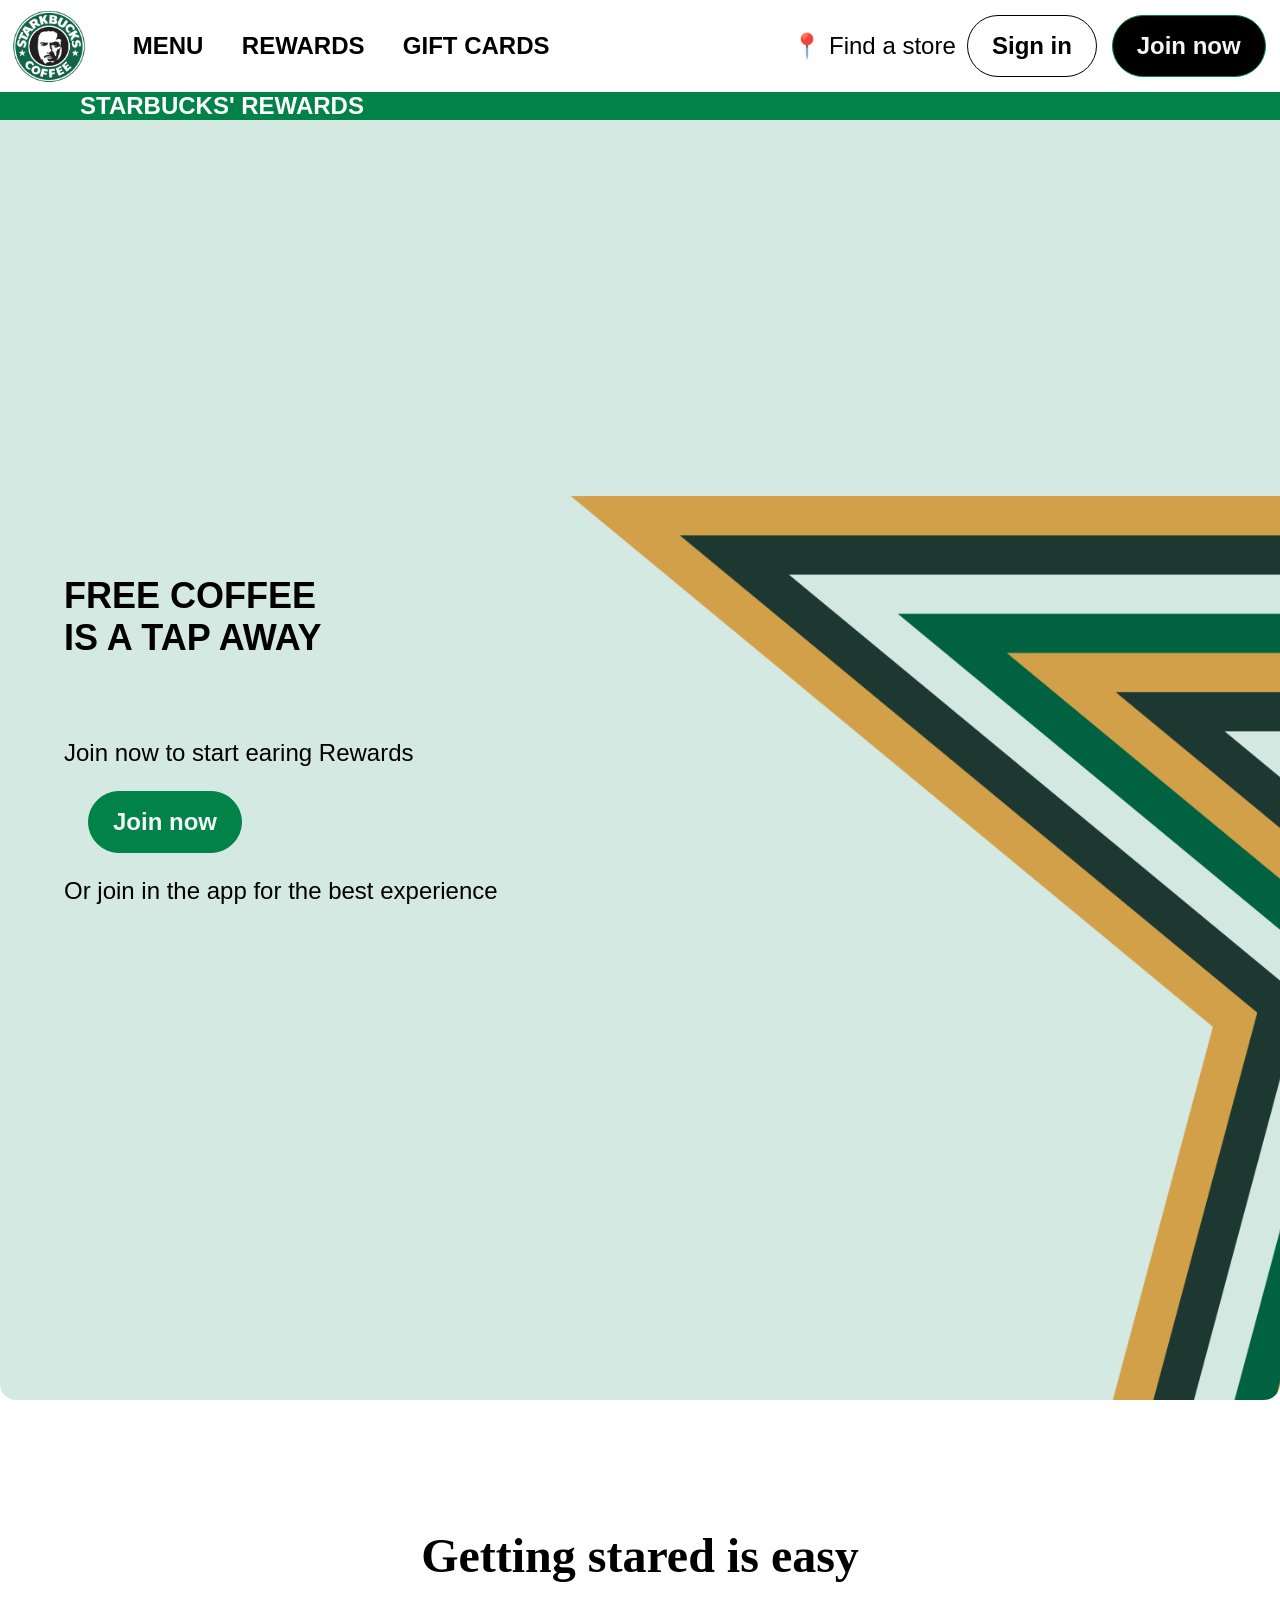
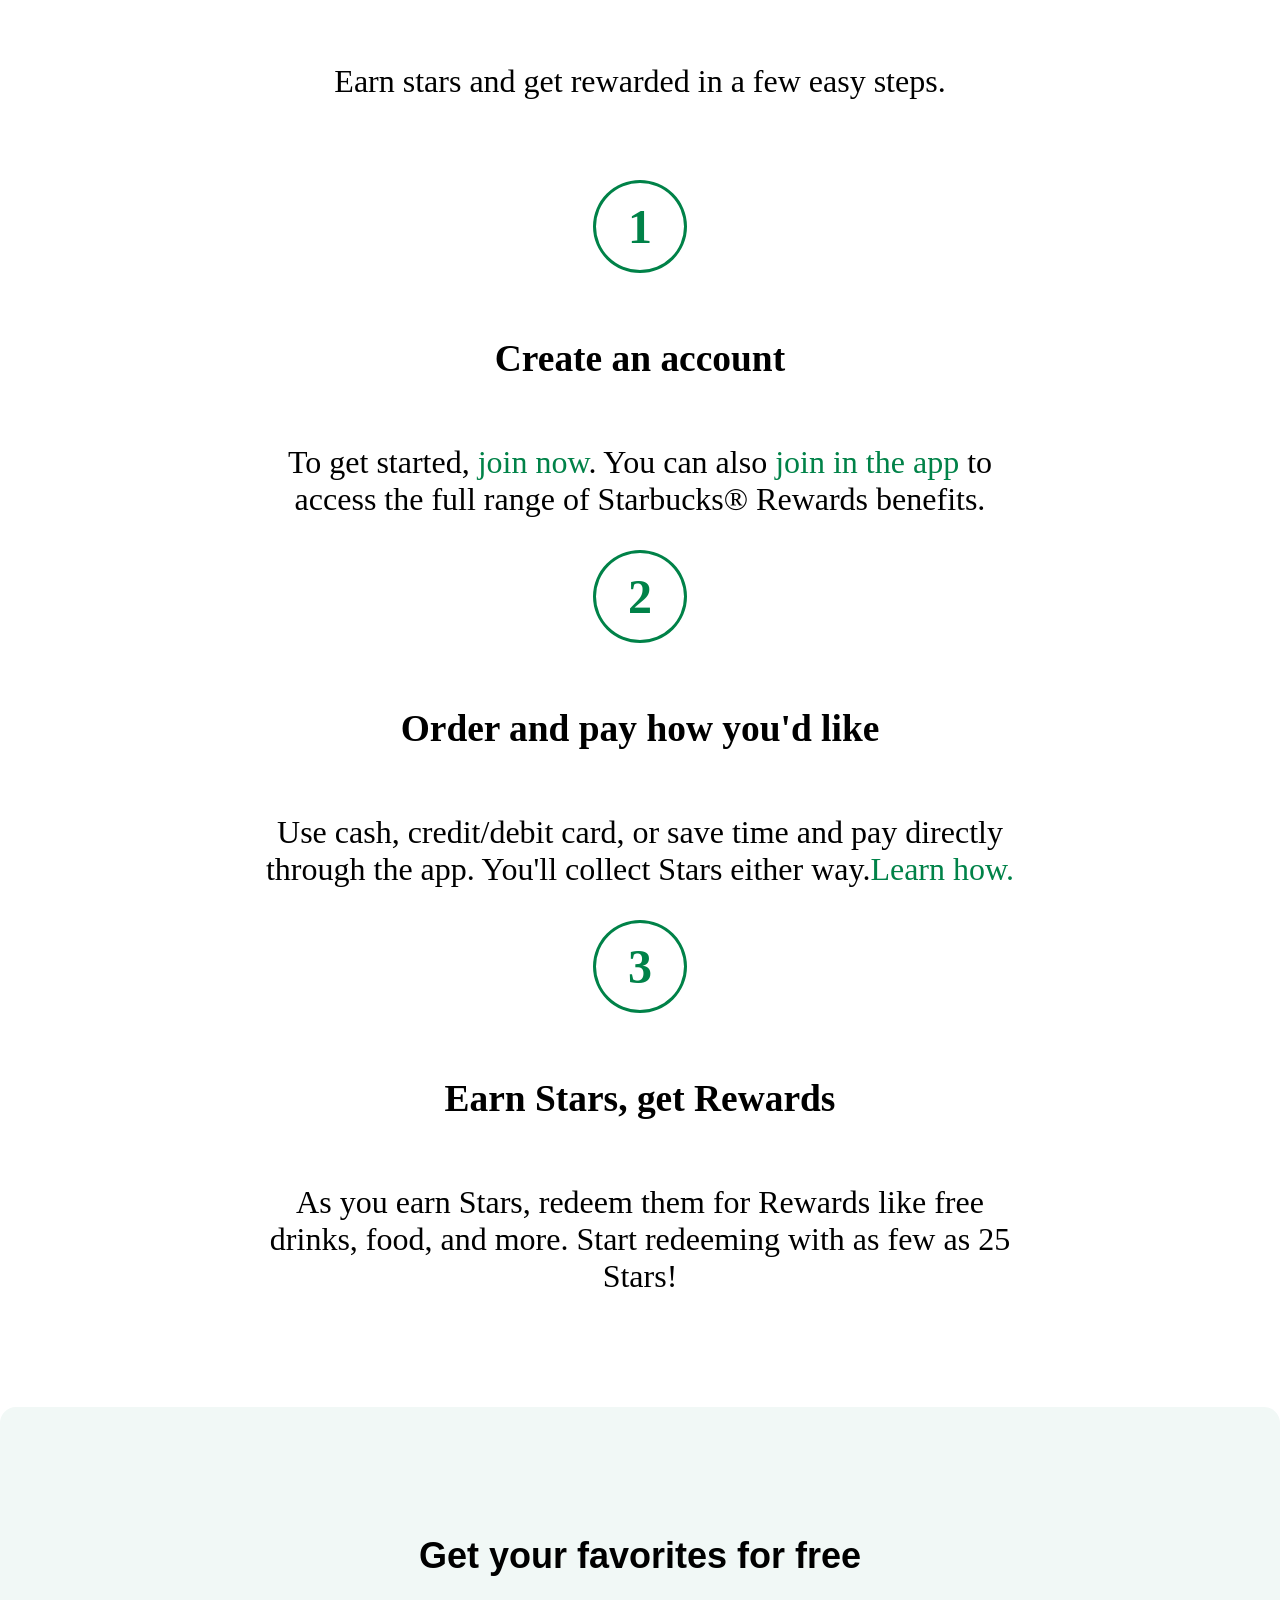
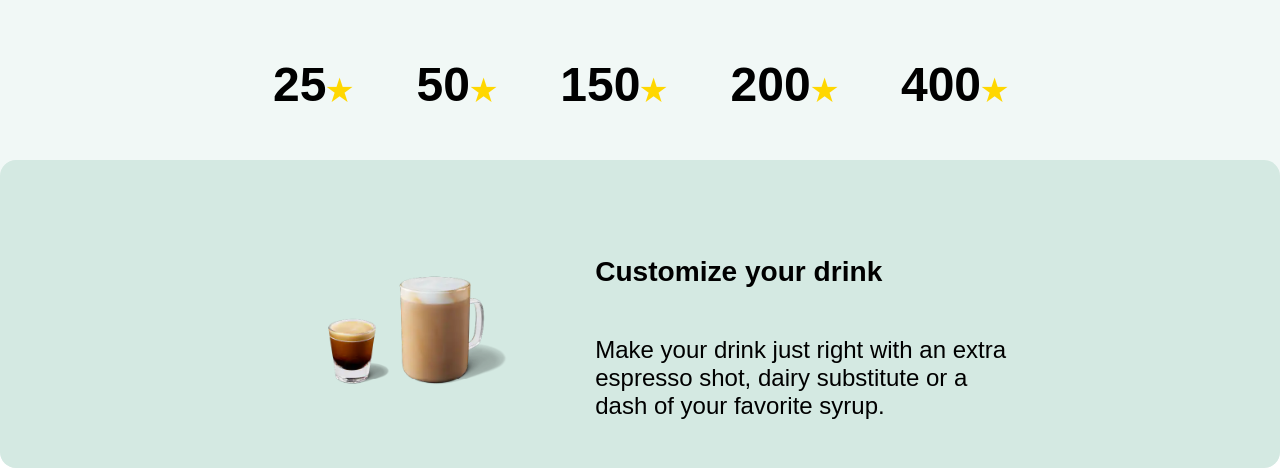
<file: index.html>
<!DOCTYPE html>
<html lang="en">
  <head>
    <meta charset="UTF-8" />
    <meta name="viewport" content="width=device-width, initial-scale=1.0" />
    <link rel="stylesheet" href="styles.css" />
    <title>Starbucks</title>
  </head>
  <body>
    <header>
    <div class="menu">
      <nav class="navbar">
        <img
          src="./assets/logo.png" class="logo-icon" alt="Starbucks Logo"/>
        <ul class="nav-links">
          <li><a href="#" class="link">menu</a></li>
          <li><a href="#" class="link">rewards</a></li>
          <li><a href="#" class="link">gift cards</a></li>
        </ul>
      </nav>
      <div class="header-actions">
        <p class="location">&#x1F4CD; <a href="#" class="find">Find a store</a></p>
        <div class="nav-btns">
          <button class="sign-btn">Sign in</button>
          <button class="join-btn">Join now</button>
        </div>
      </div>    
    </div>
    <div class="Starbucks-rewards"><p class="rewards">Starbucks' rewards</p>
    </div>
  </header>
    <main>
      <section class="free-coffee-section">
        <h1 class="title">Free coffee<br> is a tap away</h1>
        <p>Join now to start earing Rewards</p>
        <button class="btn">Join now</button>
        <p>Or <a href="#" class="link-text">join in the app</a> for the best experience</p>
      </section>
      <section class="started-section">
        <div class="easy_start">
          <h2 class="subtitle">Getting stared is easy</h2>
          <p>Earn stars and get rewarded in a few easy steps.</p>
        </div>
      <div class="steps">
        <div class="step">
          <span class="numbers">1</span>
          <h3 class="auxiliary-subtitle">Create an account</h3>
          <p>
            To get started, <a href="#" class="link-text">join now</a>. You can also<a href="#" class="link-text"> join in the app</a> to access the full range of
            Starbucks® Rewards benefits.
          </p>
        </div>

        <div class="step">
          <span class="numbers">2</span>
          <h3 class="auxiliary-subtitle">Order and pay how you'd like</h3>
          <p>
            Use cash, credit/debit card, or save time and pay directly
            through the app. You'll collect Stars either way.<a href="#" class="link-text">Learn how.</a>
          </p>
        </div>

        <div class="step">
          <span class="numbers">3</span>
          <h3 class="auxiliary-subtitle">Earn Stars, get Rewards</h3>
          <p>
            As you earn Stars, redeem them for Rewards like free drinks, food,
            and more. Start redeeming with as few as 25 Stars!
          </p>
        </div>
      </div>

      </section>
      <section class="Get-your-favorite-section">
        <div class="Get-your-favorite-drink">
          <h2 class="subtitle">Get your favorites for free</h2>
          <ul class="stars-list">
            <li>25<span class="star">&#9733</span></li>
            <li>50<span class="star">&#9733</span></li>
            <li>150<span class="star">&#9733</span></li>
            <li>200<span class="star">&#9733</span></li>
            <li>400<span class="star">&#9733</span></li>
          </ul>
        </div>
        <div class="customize-your-drink">  
          <img src="./assets/coffee.png"class="coffee_image"  alt="Coffee Image"/>
          <div class="text-content">
            <h3 class="auxiliary-subtitle">Customize your drink</h3>
            <p>
              Make your drink just right with an extra espresso shot, dairy
              substitute or a dash of your favorite syrup.
            </p>
          </div>
        </div>


      </section>
    </main>
    <footer></footer>
  </body>
</html>
</file>
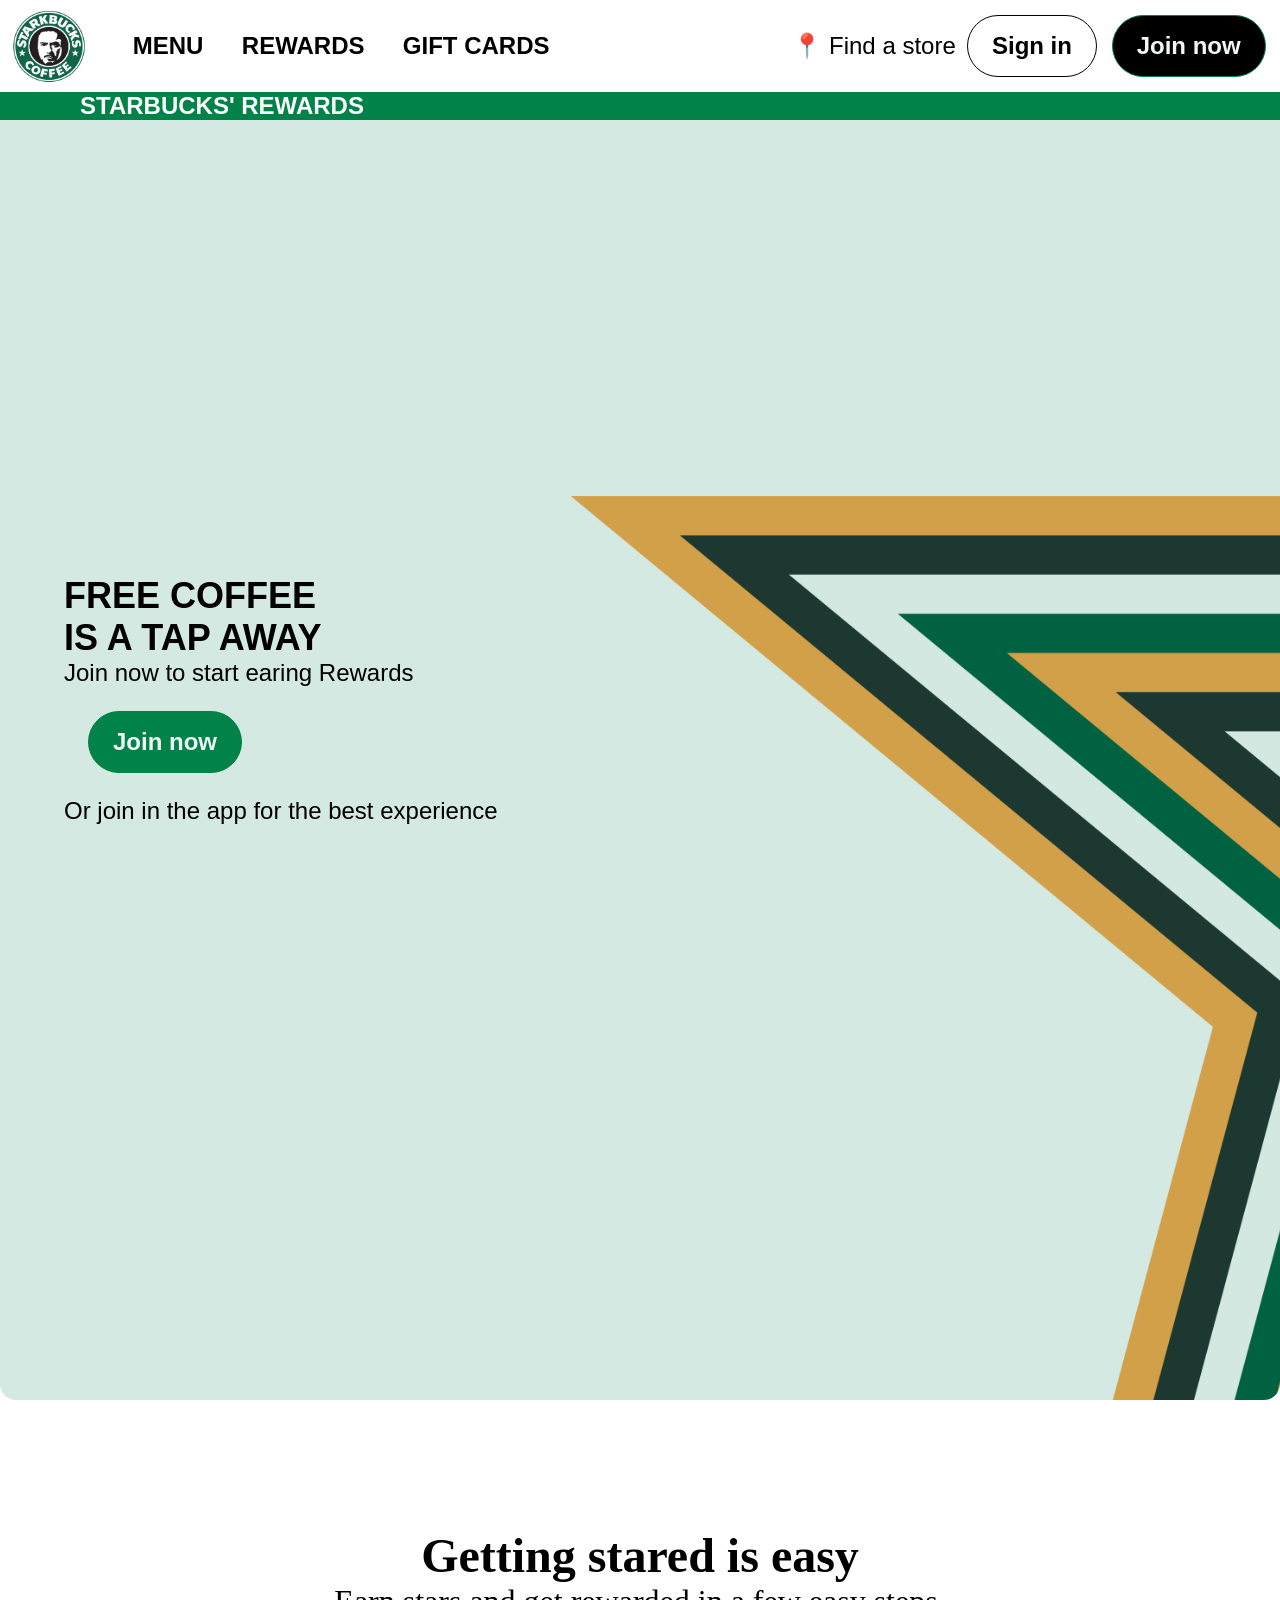
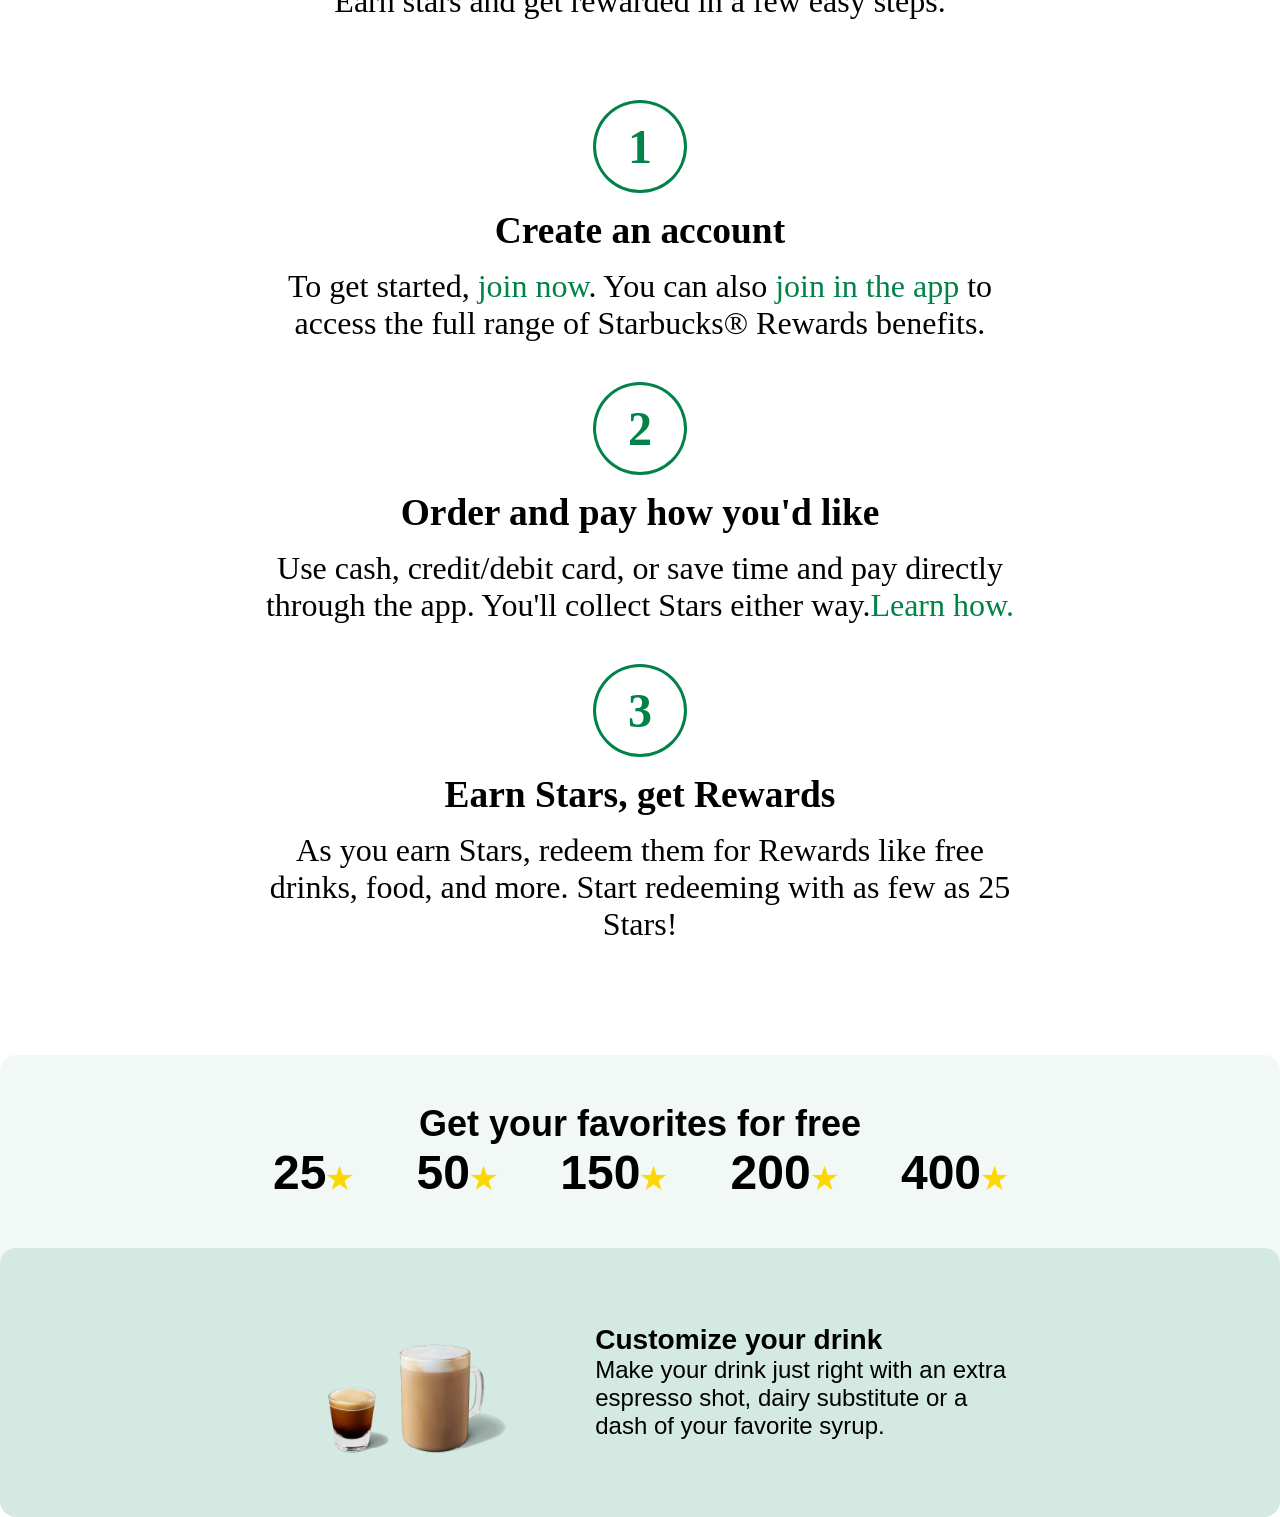
<file: page.html>
<!DOCTYPE html>
<html lang="en">
  <head>
    <meta charset="UTF-8" />
    <meta name="viewport" content="width=device-width, initial-scale=1.0" />
    <link rel="stylesheet" href="styles.css" />
    <title>Starbucks</title>
  </head>
  <body>
    <header>
    <div class="menu">
      <nav class="navbar">
        <img
          src="./assets/logo.png" class="logo-icon" alt="Starbucks Logo"/>
        <ul class="nav-links">
          <li><a href="#" class="link">menu</a></li>
          <li><a href="#" class="link">rewards</a></li>
          <li><a href="#" class="link">gift cards</a></li>
        </ul>
      </nav>
      <div class="header-actions">
        <p class="location">&#x1F4CD; <a href="#" class="find">Find a store</a></p>
        <div class="nav-btns">
          <button class="sign-btn">Sign in</button>
          <button class="join-btn">Join now</button>
        </div>
      </div>    
    </div>
    <div class="Starbucks-rewards"><p class="rewards">Starbucks' rewards</p>
    </div>
  </header>
    <main>
      <section class="free-coffee-section">
        <h1>Free coffee<br> is a tap away</h1>
        <p>Join now to start earing Rewards</p>
        <button class="btn">Join now</button>
        <p>Or <a href="#" class="link-text">join in the app</a> for the best experience</p>
      </section>
      <section class="started-section">
        <div class="easy_start">
          <h2>Getting stared is easy</h2>
          <p>Earn stars and get rewarded in a few easy steps.</p>
        </div>
      <div class="steps">
        <div class="step">
          <span class="numbers">1</span>
          <h3>Create an account</h3>
          <p>
            To get started, <a href="#" class="link-text">join now</a>. You can also<a href="#" class="link-text"> join in the app</a> to access the full range of
            Starbucks® Rewards benefits.
          </p>
        </div>

        <div class="step">
          <span class="numbers">2</span>
          <h3>Order and pay how you'd like</h3>
          <p>
            Use cash, credit/debit card, or save time and pay directly
            through the app. You'll collect Stars either way.<a href="#" class="link-text">Learn how.</a>
          </p>
        </div>

        <div class="step">
          <span class="numbers">3</span>
          <h3>Earn Stars, get Rewards</h3>
          <p>
            As you earn Stars, redeem them for Rewards like free drinks, food,
            and more. Start redeeming with as few as 25 Stars!
          </p>
        </div>
      </div>

      </section>
      <section class="Get-your-favorite-section">
        <div class="Get-your-favorite-drink">
          <h2>Get your favorites for free</h2>
          <ul class="stars-list">
            <li>25<span class="star">&#9733</span></li>
            <li>50<span class="star">&#9733</span></li>
            <li>150<span class="star">&#9733</span></li>
            <li>200<span class="star">&#9733</span></li>
            <li>400<span class="star">&#9733</span></li>
          </ul>
        </div>
        <div class="customize-your-drink">  
          <img src="./assets/coffee.png"class="coffee_image"  alt="Coffee Image"/>
          <div class="text-content">
            <h3>Customize your drink</h3>
            <p>
              Make your drink just right with an extra espresso shot, dairy
              substitute or a dash of your favorite syrup.
            </p>
          </div>
        </div>


      </section>
    </main>
    <footer></footer>
  </body>
</html>
</file>
<file: styles.css>
:root {
    --primary-color: #008248;
    --secondary-color: #1e3932;
    --background-color-white: #f1f8f6;
    --background-color-dark: #d4e9e2;
    --background-color-payment: #F3F1E7;
    --text-color: #000000;
    --border: 10px solid var(--primary-color);
    --border-numbers: 3px solid var(--primary-color);
    --header-link-color: #000;
/* * {
        outline: 1px solid red;
    } */
* {
    margin: 0;
    padding: 0;
    box-sizing: border-box;
}
}
body {
    font-family: SoDo Sans, sans-serif;
    font-size: 2em;
    overflow-x: hidden;
}
header { 
    background-color: white;
    position: fixed;
    width: 100%;
    top: 0;
    left: 0;
    padding: 0 1rem;
    z-index: 1000;
}
main {
    padding: 0;
    margin: 0;
}
.subtitle {
    margin: 5rem;
}
.title {
    margin: 5rem 0;
}
.auxiliary-subtitle {
    margin: 3rem auto;
}
.menu {
        display: flex;
        justify-content: space-between;
        align-items: center;
        padding: 0 1rem 0 1rem;
}
.navbar {
    display: flex;
    align-items: center;
    justify-content: center;
}
.header-actions {
    display: flex;
    align-items: center;
    justify-content: center;
    margin-right: 0rem; 

}
 .nav-links {
    margin: 0;
    padding: 0;
    display: flex;
    font-weight: 600;
    text-transform: uppercase;
    list-style: none; 
 }
.link {
    text-decoration: none;
    color: var(--text-color);
    list-style: none;
    display:block;
    margin: 2rem 3rem 2rem 3rem;
    padding: 0 1.5rem 0 1.5rem;
}
.link:hover {
    color: var(--primary-color);
}
.link-text{
    color:var(--primary-color);
    text-decoration: none;
}
.link-text:hover {
    text-decoration: solid;
}
.nav-links li:active {
    border-bottom: var(--border);
}

.sign-btn {
    color: var(--text-color);
    background-color: transparent;
    border: 1px solid var(--text-color);       
    margin-right: 1rem;
}
.join-btn {
    color: var(--background-color-white);
    background-color: var(--header-link-color);
    border: 1px solid var(--primary-color);

}
.join-btn,
.sign-btn {
        font-size: 1.5rem;
        font-weight: 600;
        padding: 1rem 1.5rem;
        border-radius: 3rem;
        cursor: pointer;
        transition: background-color 0.2s, color 0.2s, border-color 0.2s;
}
.nav-btns { 
    margin: auto 2rem;
}
.join-btn:hover {
    background-color: rgba(0, 0, 0, 0.7);
    border-color: rgba(0, 0, 0, 0.7);
}
.sign-btn:hover {
    background-color: rgba(224, 222, 222, 0.7);
    border-color: rgba(224, 222, 222, 0.7);
}
.rewards {
    background-color: var(--primary-color);
    color: white;
    font-weight: 700;
    text-transform: uppercase;
    padding-left: 10rem;

}
.logo-icon {
    width: 3.2em;
    height: 3.2em;
    margin-right: 5rem;
}
.location {
    margin-right: 5rem;
}
.find {
    color: var(--text-color);
    text-decoration: none;

}
.find:hover {
    border-bottom: var(--border);
}
.easy_start {
    text-align: center;
    margin: 5rem 0rem;
}
.free-coffee-section { 
    background-image: url("./assets/xl-hero-desktop_2021.png");
    background-color: var(--background-color-dark);
    background-size: cover;
    background-position: center;
    height: 1400px;
    border-radius: 1rem;
    flex-grow: 1;
    padding: 2rem 5%;
    display: flex;
    flex-direction: column;
    justify-content: center;
    align-items: flex-start;
    text-align: left;
}
.free-coffee-section a {
    color:var(--text-color);
}
h1 {
    text-transform: uppercase;
}
.btn {
    background-color: var(--primary-color);
    color: var(--background-color-white);
    border: 1px solid var(--primary-color);
    padding: 1rem 1.5rem;
    margin: 1.5rem;
    font-size: 1.5rem;
    font-weight: 600;
    border-radius: 50px;
    cursor: pointer;
}

.btn:hover {
    background-color: var(--secondary-color);
}
.started-section {
    font-family: Open Sans;
    background-color: white;
    padding: 3rem 1rem;
    border-radius: 1rem;
}
.step {
    flex: 1 1 250px;    
    text-align: center;
    display: flex;
    flex-direction: column;
    align-items: center;
    gap: 1rem;
    max-width: 30%;
}
.steps {
    display: flex;
    justify-content: space-around;
    align-items: flex-start;
    gap: 4rem;
    flex-wrap: wrap;
    margin: 4rem 0;
}
.numbers {
    font-size: 3rem;
    font-weight: bold;
    color: var(--primary-color);
    border: var(--border-numbers);
    border-radius: 50%;
    padding: 1rem 2rem;
    display: inline-flex;
    align-items: center;
    justify-content: center;
}       
.Get-your-favorite-section {
    background-color: var(--background-color-white);
    border-radius: 1rem;
    text-align: center;
    display: block;
    justify-content: center;
    padding-top: 3rem;
}
.stars-list {
     margin-bottom: 0;
 }
.stars-list li {
    list-style: none;
    margin: 0;
    display: inline-block;
    padding: 0 1.8rem 3rem 1.8rem;
    font-size: 3rem;
    font-weight: 600;
      
}
.stars-list li:hover {
    cursor: pointer;
    border-bottom: 0.5rem solid var(--primary-color);
}
.star {
    color: #FFD700;
    font-size: 1.8rem;
}

.customize-your-drink {
    background-color: var(--background-color-dark);
    text-align: left;
    border-radius: 1rem;
    display: flex;
    justify-content: center;
    align-items: center;
    gap: 2rem;
    padding: 3rem 20%;
}
.coffee_image {
    max-width: 100%;
    height: auto;
    width: 40%;
}
@media (max-width: 1950px) {
    .logo-icon {
        margin-right: 2rem;
    }
    .menu {
        padding: 0 1.5rem;
    }
    .link {
        margin: 2rem 1.5rem 2rem 1.5rem;
        padding: 0 1rem 0 1rem;
        }
    
    .navbar {
        gap: 1rem;
    }
    .nav-btns {
        margin: auto 0.2rem;
    }
    .location {
        margin-right: 1rem;
    }

}
@media (max-width: 1550px) {
    .link {
        margin: 2rem 0.7rem 2rem 0.7rem;
        padding: 0 0.5rem 0 0.5rem;
        }
    .logo-icon {
        margin-right: 0.6rem;
    }
    .sign-btn {
        margin-right: 0.5rem;
    }
    .rewards {
        padding-left: 5rem;
    }
}
@media (max-width: 1360px) {
    body {
        font-size: 1.5em;
    }
    .menu {
        padding: 0 0.7rem;
    }
    .location {
        margin-right: 0.5rem;
    }
    /* .auxiliary-subtitle {
        max-width: 60%;
        } */
    .step {
        max-width: 60%;
    }
    .steps {
        flex-direction: column;
        align-items: center;
        gap: 2rem;
    }
    
    .started-section {
        font-size: 2rem;
    }
}
@media (max-width: 1130px) {
    body {
        font-size: 1.2em;
    }
    .subtitle {
        margin: 1.5rem;
    }
    .auxiliary-subtitle {
        margin: 2rem auto;
        }
    .join-btn,
    .sign-btn {
        font-size: 1.1rem;
        padding: 0.5rem 0.8rem;
        border-radius: 2rem;
        }
    .navbar {
        gap: 0.5rem;
        }
    .link {
        margin: 1rem 0.3rem 1rem 0.3rem;
        padding: 0 0.2rem 0 0.2rem;
    }
    .customize-your-drink {
        padding: 2rem 10%;
    }
    .steps {
        gap:2rem;
    }
    .Get-your-favorite-section {
        padding-top: 2rem;
    }
    .stars-list li {
        padding: 0 1.2rem 2rem 1.2rem;
        font-size: 2rem;
    }
    .started-section {
        font-size: 1.5rem;
    }
}
@media (max-width:810px) {
    .free-coffee-section {
        height: 1000px;
    }
    .easy_start {
        margin: 2rem 0;
    }
    .auxiliary-subtitle {
        margin: 1rem auto;
    }
    .join-btn,
    .sign-btn {
        font-size: 0.9rem;
            padding: 0.5rem 0.5rem;
        }
    .logo-icon {
        margin-right: 0rem;
    }
    .started-section {
        padding: 1.5rem 0.6rem;
    }
}
</file>
